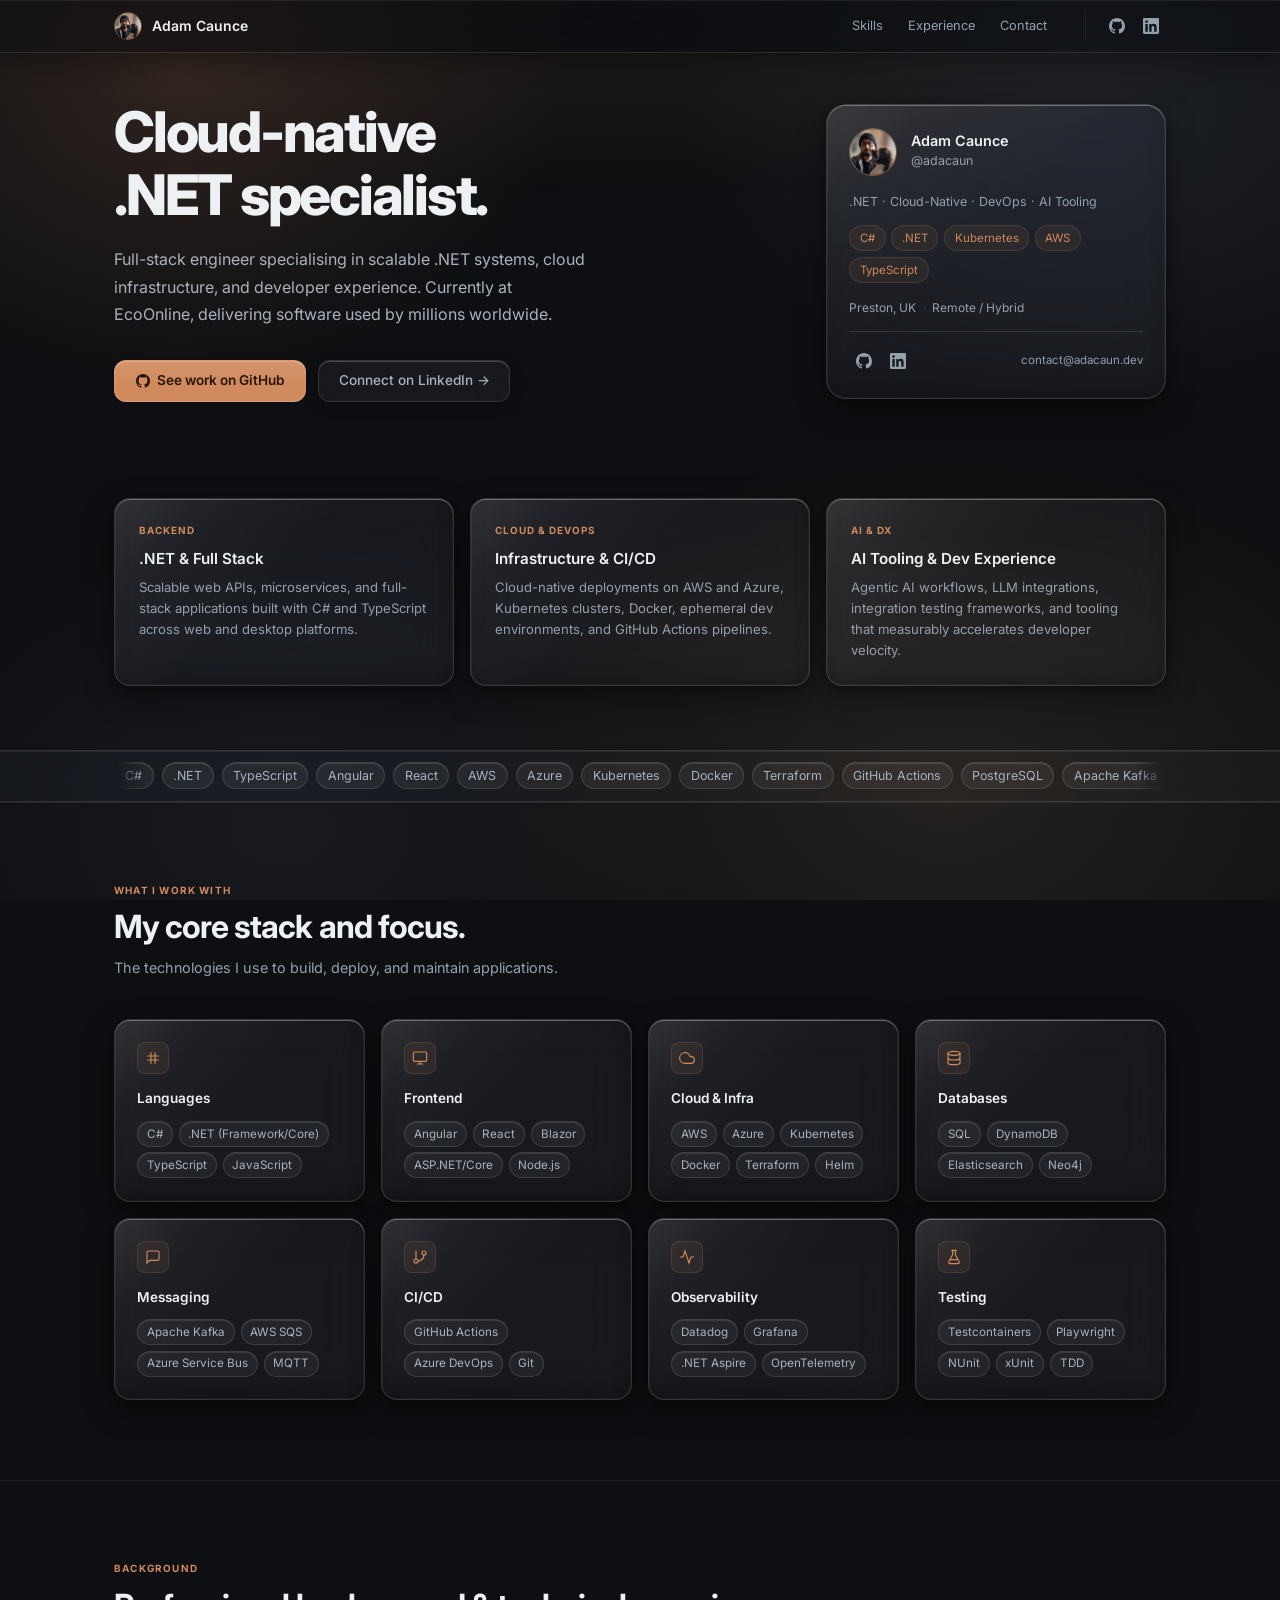
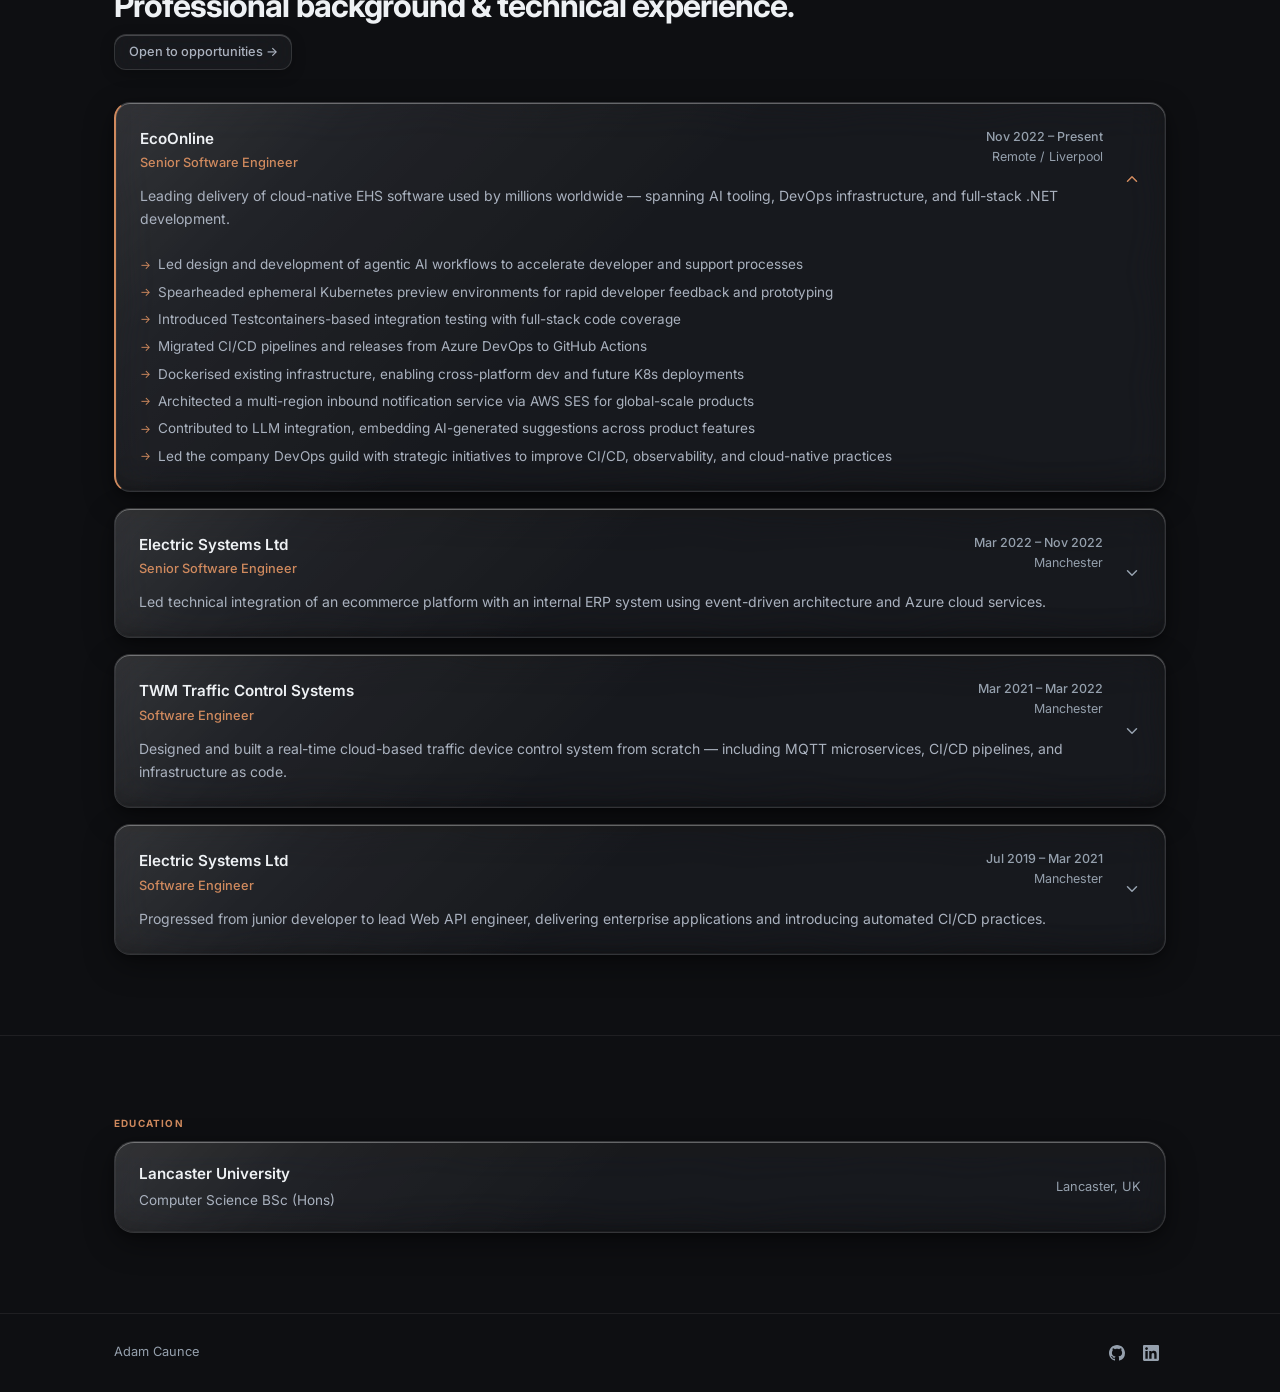
<file: index.html>
<!DOCTYPE html><html lang="en"> <head><meta charset="UTF-8"><meta name="viewport" content="width=device-width, initial-scale=1.0"><meta name="description" content="Full-stack software engineer specialising in cloud-native .NET, DevOps, and AI tooling. Based in Preston, UK."><meta name="author" content="Adam Caunce"><meta property="og:title" content="Adam Caunce • Senior Software Engineer"><meta property="og:description" content="Full-stack software engineer specialising in cloud-native .NET, DevOps, and AI tooling. Based in Preston, UK."><meta property="og:type" content="website"><title>Adam Caunce • Senior Software Engineer</title><link rel="preconnect" href="https://fonts.googleapis.com"><link rel="preconnect" href="https://fonts.gstatic.com" crossorigin=""><link href="https://fonts.googleapis.com/css2?family=Inter:wght@400;500;600;700;800&display=swap" rel="stylesheet"><link rel="icon" type="image/svg+xml" href="/favicon.png"><script defer src="https://static.cloudflareinsights.com/beacon.min.js" data-cf-beacon="{&quot;token&quot;: &quot;dc4a3376dfc749ff99ad2c9806409b14&quot;}"></script><link rel="stylesheet" href="/_astro/index.B_hdS733.css"></head> <body> <div class="bg-field" aria-hidden="true"></div>  <div class="page"> <nav class="nav"> <div class="nav-inner container"> <a href="/" class="nav-brand"> <img src="/_astro/avatar.CRZQlAE3_Z1uvaX.webp" alt aria-hidden="true" loading="lazy" decoding="async" width="831" height="821" class="nav-avatar"> <span class="nav-name">Adam Caunce</span> </a> <div class="nav-center"> <a href="#skills" class="nav-link">Skills</a> <a href="#experience" class="nav-link">Experience</a> <a href="mailto:contact@adacaun.dev" class="nav-link">Contact</a> </div> <div class="nav-social"> <a href="https://github.com/adds39939" target="_blank" rel="noopener noreferrer" aria-label="GitHub" class="nav-icon"> <svg viewBox="0 0 16 16" fill="currentColor" aria-hidden="true"> <path d="M8 0C3.58 0 0 3.58 0 8c0 3.54 2.29 6.53 5.47 7.59.4.07.55-.17.55-.38 0-.19-.01-.82-.01-1.49-2.01.37-2.53-.49-2.69-.94-.09-.23-.48-.94-.82-1.13-.28-.15-.68-.52-.01-.53.63-.01 1.08.58 1.23.82.72 1.21 1.87.87 2.33.66.07-.52.28-.87.51-1.07-1.78-.2-3.64-.89-3.64-3.95 0-.87.31-1.59.82-2.15-.08-.2-.36-1.02.08-2.12 0 0 .67-.21 2.2.82.64-.18 1.32-.27 2-.27.68 0 1.36.09 2 .27 1.53-1.04 2.2-.82 2.2-.82.44 1.1.16 1.92.08 2.12.51.56.82 1.27.82 2.15 0 3.07-1.87 3.75-3.65 3.95.29.25.54.73.54 1.48 0 1.07-.01 1.93-.01 2.2 0 .21.15.46.55.38A8.013 8.013 0 0016 8c0-4.42-3.58-8-8-8z"></path> </svg> </a> <a href="https://www.linkedin.com/in/adam-caunce-9645b4173/" target="_blank" rel="noopener noreferrer" aria-label="LinkedIn" class="nav-icon"> <svg viewBox="0 0 24 24" fill="currentColor" aria-hidden="true"> <path d="M20.447 20.452h-3.554v-5.569c0-1.328-.027-3.037-1.852-3.037-1.853 0-2.136 1.445-2.136 2.939v5.667H9.351V9h3.414v1.561h.046c.477-.9 1.637-1.85 3.37-1.85 3.601 0 4.267 2.37 4.267 5.455v6.286zM5.337 7.433c-1.144 0-2.063-.926-2.063-2.065 0-1.138.92-2.063 2.063-2.063 1.14 0 2.064.925 2.064 2.063 0 1.139-.925 2.065-2.064 2.065zm1.782 13.019H3.555V9h3.564v11.452zM22.225 0H1.771C.792 0 0 .774 0 1.729v20.542C0 23.227.792 24 1.771 24h20.451C23.2 24 24 23.227 24 22.271V1.729C24 .774 23.2 0 22.222 0h.003z"></path> </svg> </a> </div> </div> </nav> <main> <section class="hero"> <div class="hero-inner container"> <div class="hero-left"> <h1 class="hero-heading">
Cloud-native<br>
.NET specialist.
</h1> <p class="hero-bio">
Full-stack engineer specialising in scalable .NET systems, cloud infrastructure, and developer experience.
              Currently at EcoOnline, delivering software used by millions worldwide.
</p> <div class="hero-actions"> <a href="https://github.com/adds39939" target="_blank" rel="noopener noreferrer" class="btn-primary"> <svg viewBox="0 0 16 16" fill="currentColor" aria-hidden="true"> <path d="M8 0C3.58 0 0 3.58 0 8c0 3.54 2.29 6.53 5.47 7.59.4.07.55-.17.55-.38 0-.19-.01-.82-.01-1.49-2.01.37-2.53-.49-2.69-.94-.09-.23-.48-.94-.82-1.13-.28-.15-.68-.52-.01-.53.63-.01 1.08.58 1.23.82.72 1.21 1.87.87 2.33.66.07-.52.28-.87.51-1.07-1.78-.2-3.64-.89-3.64-3.95 0-.87.31-1.59.82-2.15-.08-.2-.36-1.02.08-2.12 0 0 .67-.21 2.2.82.64-.18 1.32-.27 2-.27.68 0 1.36.09 2 .27 1.53-1.04 2.2-.82 2.2-.82.44 1.1.16 1.92.08 2.12.51.56.82 1.27.82 2.15 0 3.07-1.87 3.75-3.65 3.95.29.25.54.73.54 1.48 0 1.07-.01 1.93-.01 2.2 0 .21.15.46.55.38A8.013 8.013 0 0016 8c0-4.42-3.58-8-8-8z"></path> </svg>
See work on GitHub
</a> <a href="https://www.linkedin.com/in/adam-caunce-9645b4173/" target="_blank" rel="noopener noreferrer" class="btn-outline">
Connect on LinkedIn →
</a> </div> </div> <div class="hero-right"> <div class="card card--bordered profile-card" data-astro-cid-rixq2xwk> <div class="profile-top" data-astro-cid-rixq2xwk> <img src="/_astro/avatar.CRZQlAE3_Z1uvaX.webp" alt aria-hidden="true" data-astro-cid-rixq2xwk="true" loading="lazy" decoding="async" width="831" height="821" class="profile-avatar"> <div class="profile-identity" data-astro-cid-rixq2xwk> <p class="profile-name" data-astro-cid-rixq2xwk>Adam Caunce</p> <p class="profile-handle" data-astro-cid-rixq2xwk>@adacaun</p> </div> </div> <p class="profile-desc" data-astro-cid-rixq2xwk>.NET · Cloud-Native · DevOps · AI Tooling</p> <div class="profile-chips" data-astro-cid-rixq2xwk> <span class="profile-chip" data-astro-cid-rixq2xwk>C#</span><span class="profile-chip" data-astro-cid-rixq2xwk>.NET</span><span class="profile-chip" data-astro-cid-rixq2xwk>Kubernetes</span><span class="profile-chip" data-astro-cid-rixq2xwk>AWS</span><span class="profile-chip" data-astro-cid-rixq2xwk>TypeScript</span> </div> <div class="profile-meta" data-astro-cid-rixq2xwk> <span data-astro-cid-rixq2xwk>Preston, UK</span> <span class="meta-sep" data-astro-cid-rixq2xwk>·</span> <span data-astro-cid-rixq2xwk>Remote / Hybrid</span> </div> <div class="profile-social" data-astro-cid-rixq2xwk> <a href="https://github.com/adds39939" target="_blank" rel="noopener noreferrer" aria-label="GitHub" class="nav-icon" data-astro-cid-rixq2xwk> <svg viewBox="0 0 16 16" fill="currentColor" aria-hidden="true" data-astro-cid-rixq2xwk="true"> <path d="M8 0C3.58 0 0 3.58 0 8c0 3.54 2.29 6.53 5.47 7.59.4.07.55-.17.55-.38 0-.19-.01-.82-.01-1.49-2.01.37-2.53-.49-2.69-.94-.09-.23-.48-.94-.82-1.13-.28-.15-.68-.52-.01-.53.63-.01 1.08.58 1.23.82.72 1.21 1.87.87 2.33.66.07-.52.28-.87.51-1.07-1.78-.2-3.64-.89-3.64-3.95 0-.87.31-1.59.82-2.15-.08-.2-.36-1.02.08-2.12 0 0 .67-.21 2.2.82.64-.18 1.32-.27 2-.27.68 0 1.36.09 2 .27 1.53-1.04 2.2-.82 2.2-.82.44 1.1.16 1.92.08 2.12.51.56.82 1.27.82 2.15 0 3.07-1.87 3.75-3.65 3.95.29.25.54.73.54 1.48 0 1.07-.01 1.93-.01 2.2 0 .21.15.46.55.38A8.013 8.013 0 0016 8c0-4.42-3.58-8-8-8z"></path> </svg> </a> <a href="https://www.linkedin.com/in/adam-caunce-9645b4173/" target="_blank" rel="noopener noreferrer" aria-label="LinkedIn" class="nav-icon" data-astro-cid-rixq2xwk> <svg viewBox="0 0 24 24" fill="currentColor" aria-hidden="true" data-astro-cid-rixq2xwk="true"> <path d="M20.447 20.452h-3.554v-5.569c0-1.328-.027-3.037-1.852-3.037-1.853 0-2.136 1.445-2.136 2.939v5.667H9.351V9h3.414v1.561h.046c.477-.9 1.637-1.85 3.37-1.85 3.601 0 4.267 2.37 4.267 5.455v6.286zM5.337 7.433c-1.144 0-2.063-.926-2.063-2.065 0-1.138.92-2.063 2.063-2.063 1.14 0 2.064.925 2.064 2.063 0 1.139-.925 2.065-2.064 2.065zm1.782 13.019H3.555V9h3.564v11.452zM22.225 0H1.771C.792 0 0 .774 0 1.729v20.542C0 23.227.792 24 1.771 24h20.451C23.2 24 24 23.227 24 22.271V1.729C24 .774 23.2 0 22.222 0h.003z"></path> </svg> </a> <a href="mailto:contact@adacaun.dev" class="profile-email" data-astro-cid-rixq2xwk>contact@adacaun.dev</a> </div> </div> </div> </div> <div class="build-cards container"> <div class="card card--inset build-card" data-astro-cid-przihzg4> <span class="build-label" data-astro-cid-przihzg4>BACKEND</span> <h3 class="build-title" data-astro-cid-przihzg4>.NET &amp; Full Stack</h3> <p class="build-desc" data-astro-cid-przihzg4>Scalable web APIs, microservices, and full-stack applications built with C# and TypeScript across web and desktop platforms.</p> </div><div class="card card--inset build-card" data-astro-cid-przihzg4> <span class="build-label" data-astro-cid-przihzg4>CLOUD &amp; DEVOPS</span> <h3 class="build-title" data-astro-cid-przihzg4>Infrastructure &amp; CI/CD</h3> <p class="build-desc" data-astro-cid-przihzg4>Cloud-native deployments on AWS and Azure, Kubernetes clusters, Docker, ephemeral dev environments, and GitHub Actions pipelines.</p> </div><div class="card card--inset build-card" data-astro-cid-przihzg4> <span class="build-label" data-astro-cid-przihzg4>AI &amp; DX</span> <h3 class="build-title" data-astro-cid-przihzg4>AI Tooling &amp; Dev Experience</h3> <p class="build-desc" data-astro-cid-przihzg4>Agentic AI workflows, LLM integrations, integration testing frameworks, and tooling that measurably accelerates developer velocity.</p> </div> </div> </section> <div class="stack-strip" data-astro-cid-r3jku4di> <div class="stack-inner" data-astro-cid-r3jku4di> <div class="stack-marquee" data-astro-cid-r3jku4di> <div class="stack-tags" role="list" data-astro-cid-r3jku4di> <span class="stack-tag" role="listitem" data-astro-cid-r3jku4di>C#</span><span class="stack-tag" role="listitem" data-astro-cid-r3jku4di>.NET</span><span class="stack-tag" role="listitem" data-astro-cid-r3jku4di>TypeScript</span><span class="stack-tag" role="listitem" data-astro-cid-r3jku4di>Angular</span><span class="stack-tag" role="listitem" data-astro-cid-r3jku4di>React</span><span class="stack-tag" role="listitem" data-astro-cid-r3jku4di>AWS</span><span class="stack-tag" role="listitem" data-astro-cid-r3jku4di>Azure</span><span class="stack-tag" role="listitem" data-astro-cid-r3jku4di>Kubernetes</span><span class="stack-tag" role="listitem" data-astro-cid-r3jku4di>Docker</span><span class="stack-tag" role="listitem" data-astro-cid-r3jku4di>Terraform</span><span class="stack-tag" role="listitem" data-astro-cid-r3jku4di>GitHub Actions</span><span class="stack-tag" role="listitem" data-astro-cid-r3jku4di>PostgreSQL</span><span class="stack-tag" role="listitem" data-astro-cid-r3jku4di>Apache Kafka</span><span class="stack-tag" role="listitem" data-astro-cid-r3jku4di>Datadog</span><span class="stack-tag" role="listitem" data-astro-cid-r3jku4di>Testcontainers</span><span class="stack-tag" role="listitem" data-astro-cid-r3jku4di>Node.js</span><span class="stack-tag" role="listitem" data-astro-cid-r3jku4di>Playwright</span><span class="stack-tag" role="listitem" data-astro-cid-r3jku4di>MSSQL</span><span class="stack-tag" role="listitem" data-astro-cid-r3jku4di>Redis</span> <span class="stack-tag" aria-hidden="true" data-astro-cid-r3jku4di>C#</span><span class="stack-tag" aria-hidden="true" data-astro-cid-r3jku4di>.NET</span><span class="stack-tag" aria-hidden="true" data-astro-cid-r3jku4di>TypeScript</span><span class="stack-tag" aria-hidden="true" data-astro-cid-r3jku4di>Angular</span><span class="stack-tag" aria-hidden="true" data-astro-cid-r3jku4di>React</span><span class="stack-tag" aria-hidden="true" data-astro-cid-r3jku4di>AWS</span><span class="stack-tag" aria-hidden="true" data-astro-cid-r3jku4di>Azure</span><span class="stack-tag" aria-hidden="true" data-astro-cid-r3jku4di>Kubernetes</span><span class="stack-tag" aria-hidden="true" data-astro-cid-r3jku4di>Docker</span><span class="stack-tag" aria-hidden="true" data-astro-cid-r3jku4di>Terraform</span><span class="stack-tag" aria-hidden="true" data-astro-cid-r3jku4di>GitHub Actions</span><span class="stack-tag" aria-hidden="true" data-astro-cid-r3jku4di>PostgreSQL</span><span class="stack-tag" aria-hidden="true" data-astro-cid-r3jku4di>Apache Kafka</span><span class="stack-tag" aria-hidden="true" data-astro-cid-r3jku4di>Datadog</span><span class="stack-tag" aria-hidden="true" data-astro-cid-r3jku4di>Testcontainers</span><span class="stack-tag" aria-hidden="true" data-astro-cid-r3jku4di>Node.js</span><span class="stack-tag" aria-hidden="true" data-astro-cid-r3jku4di>Playwright</span><span class="stack-tag" aria-hidden="true" data-astro-cid-r3jku4di>MSSQL</span><span class="stack-tag" aria-hidden="true" data-astro-cid-r3jku4di>Redis</span> </div> </div> </div> </div> <section id="skills" class="section"> <div class="container"> <p class="eyebrow">WHAT I WORK WITH</p> <h2 class="section-heading">My core stack and focus.</h2> <p class="section-sub">The technologies I use to build, deploy, and maintain applications.</p> <div class="skills-grid"> <div class="card card--hover skill-card" data-astro-cid-usgiykq2> <div class="skill-icon" data-astro-cid-usgiykq2> <svg viewBox="0 0 24 24" fill="none" stroke="currentColor" stroke-width="1.75" stroke-linecap="round"> <line x1="4" y1="9" x2="20" y2="9"></line> <line x1="4" y1="15" x2="20" y2="15"></line> <line x1="9" y1="4" x2="9" y2="20"></line> <line x1="15" y1="4" x2="15" y2="20"></line> </svg> </div> <h3 class="skill-category" data-astro-cid-usgiykq2>Languages</h3> <div class="skill-tags" data-astro-cid-usgiykq2> <span class="skill-tag" data-astro-cid-usgiykq2>C#</span><span class="skill-tag" data-astro-cid-usgiykq2>.NET (Framework/Core)</span><span class="skill-tag" data-astro-cid-usgiykq2>TypeScript</span><span class="skill-tag" data-astro-cid-usgiykq2>JavaScript</span> </div> </div><div class="card card--hover skill-card" data-astro-cid-usgiykq2> <div class="skill-icon" data-astro-cid-usgiykq2> <svg viewBox="0 0 24 24" fill="none" stroke="currentColor" stroke-width="1.75" stroke-linecap="round"> <rect x="2" y="3" width="20" height="14" rx="2"></rect> <path d="M8 21h8M12 17v4"></path> </svg> </div> <h3 class="skill-category" data-astro-cid-usgiykq2>Frontend</h3> <div class="skill-tags" data-astro-cid-usgiykq2> <span class="skill-tag" data-astro-cid-usgiykq2>Angular</span><span class="skill-tag" data-astro-cid-usgiykq2>React</span><span class="skill-tag" data-astro-cid-usgiykq2>Blazor</span><span class="skill-tag" data-astro-cid-usgiykq2>ASP.NET/Core</span><span class="skill-tag" data-astro-cid-usgiykq2>Node.js</span> </div> </div><div class="card card--hover skill-card" data-astro-cid-usgiykq2> <div class="skill-icon" data-astro-cid-usgiykq2> <svg viewBox="0 0 24 24" fill="none" stroke="currentColor" stroke-width="1.75" stroke-linecap="round"> <path d="M18 10h-1.26A8 8 0 1 0 9 20h9a5 5 0 0 0 0-10z"></path> </svg> </div> <h3 class="skill-category" data-astro-cid-usgiykq2>Cloud &amp; Infra</h3> <div class="skill-tags" data-astro-cid-usgiykq2> <span class="skill-tag" data-astro-cid-usgiykq2>AWS</span><span class="skill-tag" data-astro-cid-usgiykq2>Azure</span><span class="skill-tag" data-astro-cid-usgiykq2>Kubernetes</span><span class="skill-tag" data-astro-cid-usgiykq2>Docker</span><span class="skill-tag" data-astro-cid-usgiykq2>Terraform</span><span class="skill-tag" data-astro-cid-usgiykq2>Helm</span> </div> </div><div class="card card--hover skill-card" data-astro-cid-usgiykq2> <div class="skill-icon" data-astro-cid-usgiykq2> <svg viewBox="0 0 24 24" fill="none" stroke="currentColor" stroke-width="1.75" stroke-linecap="round"> <ellipse cx="12" cy="5" rx="9" ry="3"></ellipse> <path d="M21 12c0 1.66-4 3-9 3s-9-1.34-9-3M3 5v14c0 1.66 4 3 9 3s9-1.34 9-3V5"></path> </svg> </div> <h3 class="skill-category" data-astro-cid-usgiykq2>Databases</h3> <div class="skill-tags" data-astro-cid-usgiykq2> <span class="skill-tag" data-astro-cid-usgiykq2>SQL</span><span class="skill-tag" data-astro-cid-usgiykq2>DynamoDB</span><span class="skill-tag" data-astro-cid-usgiykq2>Elasticsearch</span><span class="skill-tag" data-astro-cid-usgiykq2>Neo4j</span> </div> </div><div class="card card--hover skill-card" data-astro-cid-usgiykq2> <div class="skill-icon" data-astro-cid-usgiykq2> <svg viewBox="0 0 24 24" fill="none" stroke="currentColor" stroke-width="1.75" stroke-linecap="round"> <path d="M21 15a2 2 0 0 1-2 2H7l-4 4V5a2 2 0 0 1 2-2h14a2 2 0 0 1 2 2z"></path> </svg> </div> <h3 class="skill-category" data-astro-cid-usgiykq2>Messaging</h3> <div class="skill-tags" data-astro-cid-usgiykq2> <span class="skill-tag" data-astro-cid-usgiykq2>Apache Kafka</span><span class="skill-tag" data-astro-cid-usgiykq2>AWS SQS</span><span class="skill-tag" data-astro-cid-usgiykq2>Azure Service Bus</span><span class="skill-tag" data-astro-cid-usgiykq2>MQTT</span> </div> </div><div class="card card--hover skill-card" data-astro-cid-usgiykq2> <div class="skill-icon" data-astro-cid-usgiykq2> <svg viewBox="0 0 24 24" fill="none" stroke="currentColor" stroke-width="1.75" stroke-linecap="round"> <line x1="6" y1="3" x2="6" y2="15"></line> <circle cx="18" cy="6" r="3"></circle> <circle cx="6" cy="18" r="3"></circle> <path d="M18 9a9 9 0 0 1-9 9"></path> </svg> </div> <h3 class="skill-category" data-astro-cid-usgiykq2>CI/CD</h3> <div class="skill-tags" data-astro-cid-usgiykq2> <span class="skill-tag" data-astro-cid-usgiykq2>GitHub Actions</span><span class="skill-tag" data-astro-cid-usgiykq2>Azure DevOps</span><span class="skill-tag" data-astro-cid-usgiykq2>Git</span> </div> </div><div class="card card--hover skill-card" data-astro-cid-usgiykq2> <div class="skill-icon" data-astro-cid-usgiykq2> <svg viewBox="0 0 24 24" fill="none" stroke="currentColor" stroke-width="1.75" stroke-linecap="round"> <polyline points="22 12 18 12 15 21 9 3 6 12 2 12"></polyline> </svg> </div> <h3 class="skill-category" data-astro-cid-usgiykq2>Observability</h3> <div class="skill-tags" data-astro-cid-usgiykq2> <span class="skill-tag" data-astro-cid-usgiykq2>Datadog</span><span class="skill-tag" data-astro-cid-usgiykq2>Grafana</span><span class="skill-tag" data-astro-cid-usgiykq2>.NET Aspire</span><span class="skill-tag" data-astro-cid-usgiykq2>OpenTelemetry</span> </div> </div><div class="card card--hover skill-card" data-astro-cid-usgiykq2> <div class="skill-icon" data-astro-cid-usgiykq2> <svg viewBox="0 0 24 24" fill="none" stroke="currentColor" stroke-width="1.75" stroke-linecap="round" stroke-linejoin="round"> <path d="M14 2v6a2 2 0 0 0 .245.96l5.51 10.08A2 2 0 0 1 18 22H6a2 2 0 0 1-1.755-2.96l5.51-10.08A2 2 0 0 0 10 8V2"></path> <path d="M8.5 2h7"></path> <path d="M7 16h10"></path> </svg> </div> <h3 class="skill-category" data-astro-cid-usgiykq2>Testing</h3> <div class="skill-tags" data-astro-cid-usgiykq2> <span class="skill-tag" data-astro-cid-usgiykq2>Testcontainers</span><span class="skill-tag" data-astro-cid-usgiykq2>Playwright</span><span class="skill-tag" data-astro-cid-usgiykq2>NUnit</span><span class="skill-tag" data-astro-cid-usgiykq2>xUnit</span><span class="skill-tag" data-astro-cid-usgiykq2>TDD</span> </div> </div> </div> </div> </section> <section id="experience" class="section"> <div class="container"> <p class="eyebrow">BACKGROUND</p> <h2 class="section-heading">Professional background &amp; technical experience.</h2> <div class="exp-actions"> <a href="mailto:contact@adacaun.dev" class="btn-outline btn-sm">Open to opportunities →</a> </div> <div class="exp-list"> <details class="card card--hover exp-card exp-card--featured" open data-astro-cid-jcvh2fgv> <summary class="exp-summary-btn" data-astro-cid-jcvh2fgv> <div class="exp-summary-main" data-astro-cid-jcvh2fgv> <div class="exp-header" data-astro-cid-jcvh2fgv> <div class="exp-title-block" data-astro-cid-jcvh2fgv> <h3 class="exp-company" data-astro-cid-jcvh2fgv>EcoOnline</h3> <p class="exp-role" data-astro-cid-jcvh2fgv>Senior Software Engineer</p> </div> <div class="exp-meta" data-astro-cid-jcvh2fgv> <span class="exp-period" data-astro-cid-jcvh2fgv>Nov 2022 – Present</span> <span class="exp-location" data-astro-cid-jcvh2fgv>Remote / Liverpool</span> </div> </div> <p class="exp-summary" data-astro-cid-jcvh2fgv>Leading delivery of cloud-native EHS software used by millions worldwide — spanning AI tooling, DevOps infrastructure, and full-stack .NET development.</p> </div> <span class="exp-chevron" aria-hidden="true" data-astro-cid-jcvh2fgv> <svg width="18" height="18" viewBox="0 0 24 24" fill="none" stroke="currentColor" stroke-width="2" stroke-linecap="round" stroke-linejoin="round" data-astro-cid-jcvh2fgv> <polyline points="6 9 12 15 18 9" data-astro-cid-jcvh2fgv></polyline> </svg> </span> </summary> <div class="exp-body" data-astro-cid-jcvh2fgv> <ul class="exp-highlights" data-astro-cid-jcvh2fgv> <li data-astro-cid-jcvh2fgv>Led design and development of agentic AI workflows to accelerate developer and support processes</li><li data-astro-cid-jcvh2fgv>Spearheaded ephemeral Kubernetes preview environments for rapid developer feedback and prototyping</li><li data-astro-cid-jcvh2fgv>Introduced Testcontainers-based integration testing with full-stack code coverage</li><li data-astro-cid-jcvh2fgv>Migrated CI/CD pipelines and releases from Azure DevOps to GitHub Actions</li><li data-astro-cid-jcvh2fgv>Dockerised existing infrastructure, enabling cross-platform dev and future K8s deployments</li><li data-astro-cid-jcvh2fgv>Architected a multi-region inbound notification service via AWS SES for global-scale products</li><li data-astro-cid-jcvh2fgv>Contributed to LLM integration, embedding AI-generated suggestions across product features</li><li data-astro-cid-jcvh2fgv>Led the company DevOps guild with strategic initiatives to improve CI/CD, observability, and cloud-native practices</li> </ul> </div> </details><details class="card card--hover exp-card" data-astro-cid-jcvh2fgv> <summary class="exp-summary-btn" data-astro-cid-jcvh2fgv> <div class="exp-summary-main" data-astro-cid-jcvh2fgv> <div class="exp-header" data-astro-cid-jcvh2fgv> <div class="exp-title-block" data-astro-cid-jcvh2fgv> <h3 class="exp-company" data-astro-cid-jcvh2fgv>Electric Systems Ltd</h3> <p class="exp-role" data-astro-cid-jcvh2fgv>Senior Software Engineer</p> </div> <div class="exp-meta" data-astro-cid-jcvh2fgv> <span class="exp-period" data-astro-cid-jcvh2fgv>Mar 2022 – Nov 2022</span> <span class="exp-location" data-astro-cid-jcvh2fgv>Manchester</span> </div> </div> <p class="exp-summary" data-astro-cid-jcvh2fgv>Led technical integration of an ecommerce platform with an internal ERP system using event-driven architecture and Azure cloud services.</p> </div> <span class="exp-chevron" aria-hidden="true" data-astro-cid-jcvh2fgv> <svg width="18" height="18" viewBox="0 0 24 24" fill="none" stroke="currentColor" stroke-width="2" stroke-linecap="round" stroke-linejoin="round" data-astro-cid-jcvh2fgv> <polyline points="6 9 12 15 18 9" data-astro-cid-jcvh2fgv></polyline> </svg> </span> </summary> <div class="exp-body" data-astro-cid-jcvh2fgv> <ul class="exp-highlights" data-astro-cid-jcvh2fgv> <li data-astro-cid-jcvh2fgv>Designed event-driven architecture (Azure Service Bus, message queues) for scalable, extensible systems</li><li data-astro-cid-jcvh2fgv>Lead developer for the integration between the internal ERP system and external ecommerce platform</li><li data-astro-cid-jcvh2fgv>Introduced Azure cloud services with the goal of migrating on-premise applications</li><li data-astro-cid-jcvh2fgv>Built scalable, resilient event subscriptions with Azure Functions and Logic Apps</li><li data-astro-cid-jcvh2fgv>Created custom API integration services to interface with Sage 200 products</li><li data-astro-cid-jcvh2fgv>Introduced automated testing and TDD to increase product resilience</li><li data-astro-cid-jcvh2fgv>Modernised legacy applications by decoupling them with Angular SPAs and new APIs</li><li data-astro-cid-jcvh2fgv>Maintained detailed technical documentation and mentored junior developers</li> </ul> </div> </details><details class="card card--hover exp-card" data-astro-cid-jcvh2fgv> <summary class="exp-summary-btn" data-astro-cid-jcvh2fgv> <div class="exp-summary-main" data-astro-cid-jcvh2fgv> <div class="exp-header" data-astro-cid-jcvh2fgv> <div class="exp-title-block" data-astro-cid-jcvh2fgv> <h3 class="exp-company" data-astro-cid-jcvh2fgv>TWM Traffic Control Systems</h3> <p class="exp-role" data-astro-cid-jcvh2fgv>Software Engineer</p> </div> <div class="exp-meta" data-astro-cid-jcvh2fgv> <span class="exp-period" data-astro-cid-jcvh2fgv>Mar 2021 – Mar 2022</span> <span class="exp-location" data-astro-cid-jcvh2fgv>Manchester</span> </div> </div> <p class="exp-summary" data-astro-cid-jcvh2fgv>Designed and built a real-time cloud-based traffic device control system from scratch — including MQTT microservices, CI/CD pipelines, and infrastructure as code.</p> </div> <span class="exp-chevron" aria-hidden="true" data-astro-cid-jcvh2fgv> <svg width="18" height="18" viewBox="0 0 24 24" fill="none" stroke="currentColor" stroke-width="2" stroke-linecap="round" stroke-linejoin="round" data-astro-cid-jcvh2fgv> <polyline points="6 9 12 15 18 9" data-astro-cid-jcvh2fgv></polyline> </svg> </span> </summary> <div class="exp-body" data-astro-cid-jcvh2fgv> <ul class="exp-highlights" data-astro-cid-jcvh2fgv> <li data-astro-cid-jcvh2fgv>Designed and prototyped the initial concept for a real-time traffic device control system</li><li data-astro-cid-jcvh2fgv>Built the application frontend as a tailored Single Page Application</li><li data-astro-cid-jcvh2fgv>Created an AWS-hosted MQTT service for decoupled communication between devices and microservices</li><li data-astro-cid-jcvh2fgv>Integrated Azure Active Directory for secure authentication across the application</li><li data-astro-cid-jcvh2fgv>Deployed the system as scalable microservices, separating business concerns from implementation</li><li data-astro-cid-jcvh2fgv>Implemented a full CI/CD testing and deployment pipeline from development to production</li><li data-astro-cid-jcvh2fgv>Defined the data storage strategy and used infrastructure as code for environment-agnostic deployment</li><li data-astro-cid-jcvh2fgv>Ran regular development meetings with stakeholders to align on evolving requirements</li> </ul> </div> </details><details class="card card--hover exp-card" data-astro-cid-jcvh2fgv> <summary class="exp-summary-btn" data-astro-cid-jcvh2fgv> <div class="exp-summary-main" data-astro-cid-jcvh2fgv> <div class="exp-header" data-astro-cid-jcvh2fgv> <div class="exp-title-block" data-astro-cid-jcvh2fgv> <h3 class="exp-company" data-astro-cid-jcvh2fgv>Electric Systems Ltd</h3> <p class="exp-role" data-astro-cid-jcvh2fgv>Software Engineer</p> </div> <div class="exp-meta" data-astro-cid-jcvh2fgv> <span class="exp-period" data-astro-cid-jcvh2fgv>Jul 2019 – Mar 2021</span> <span class="exp-location" data-astro-cid-jcvh2fgv>Manchester</span> </div> </div> <p class="exp-summary" data-astro-cid-jcvh2fgv>Progressed from junior developer to lead Web API engineer, delivering enterprise applications and introducing automated CI/CD practices.</p> </div> <span class="exp-chevron" aria-hidden="true" data-astro-cid-jcvh2fgv> <svg width="18" height="18" viewBox="0 0 24 24" fill="none" stroke="currentColor" stroke-width="2" stroke-linecap="round" stroke-linejoin="round" data-astro-cid-jcvh2fgv> <polyline points="6 9 12 15 18 9" data-astro-cid-jcvh2fgv></polyline> </svg> </span> </summary> <div class="exp-body" data-astro-cid-jcvh2fgv> <ul class="exp-highlights" data-astro-cid-jcvh2fgv> <li data-astro-cid-jcvh2fgv>Scoped, designed, and rapidly developed applications to meet business needs</li><li data-astro-cid-jcvh2fgv>Introduced and developed an API layer for a complex, multi-tier business application</li><li data-astro-cid-jcvh2fgv>Configured CI/CD for new and legacy projects, accelerating application delivery</li><li data-astro-cid-jcvh2fgv>Integrated with third-party systems and accountancy packages such as Sage 200</li><li data-astro-cid-jcvh2fgv>Liaised directly with users to drive further software development</li><li data-astro-cid-jcvh2fgv>Upgraded and maintained legacy codebases, managing deployments, pipelines, and releases</li><li data-astro-cid-jcvh2fgv>Provided technical support, investigating and fixing bugs in deployed applications</li> </ul> </div> </details> </div> </div> </section> <section class="section"> <div class="container"> <p class="eyebrow">EDUCATION</p> <div class="card card--hover card--bordered edu-card" data-astro-cid-lunhx6pc> <div data-astro-cid-lunhx6pc> <p class="edu-institution" data-astro-cid-lunhx6pc>Lancaster University</p> <p class="edu-degree" data-astro-cid-lunhx6pc>Computer Science BSc (Hons)</p> </div> <p class="edu-location" data-astro-cid-lunhx6pc>Lancaster, UK</p> </div> </div> </section> </main> <footer class="footer"> <div class="container footer-inner"> <p class="footer-name">Adam Caunce</p> <div class="footer-social"> <a href="https://github.com/adds39939" target="_blank" rel="noopener noreferrer" aria-label="GitHub" class="nav-icon"> <svg viewBox="0 0 16 16" fill="currentColor" aria-hidden="true"> <path d="M8 0C3.58 0 0 3.58 0 8c0 3.54 2.29 6.53 5.47 7.59.4.07.55-.17.55-.38 0-.19-.01-.82-.01-1.49-2.01.37-2.53-.49-2.69-.94-.09-.23-.48-.94-.82-1.13-.28-.15-.68-.52-.01-.53.63-.01 1.08.58 1.23.82.72 1.21 1.87.87 2.33.66.07-.52.28-.87.51-1.07-1.78-.2-3.64-.89-3.64-3.95 0-.87.31-1.59.82-2.15-.08-.2-.36-1.02.08-2.12 0 0 .67-.21 2.2.82.64-.18 1.32-.27 2-.27.68 0 1.36.09 2 .27 1.53-1.04 2.2-.82 2.2-.82.44 1.1.16 1.92.08 2.12.51.56.82 1.27.82 2.15 0 3.07-1.87 3.75-3.65 3.95.29.25.54.73.54 1.48 0 1.07-.01 1.93-.01 2.2 0 .21.15.46.55.38A8.013 8.013 0 0016 8c0-4.42-3.58-8-8-8z"></path> </svg> </a> <a href="https://www.linkedin.com/in/adam-caunce-9645b4173/" target="_blank" rel="noopener noreferrer" aria-label="LinkedIn" class="nav-icon"> <svg viewBox="0 0 24 24" fill="currentColor" aria-hidden="true"> <path d="M20.447 20.452h-3.554v-5.569c0-1.328-.027-3.037-1.852-3.037-1.853 0-2.136 1.445-2.136 2.939v5.667H9.351V9h3.414v1.561h.046c.477-.9 1.637-1.85 3.37-1.85 3.601 0 4.267 2.37 4.267 5.455v6.286zM5.337 7.433c-1.144 0-2.063-.926-2.063-2.065 0-1.138.92-2.063 2.063-2.063 1.14 0 2.064.925 2.064 2.063 0 1.139-.925 2.065-2.064 2.065zm1.782 13.019H3.555V9h3.564v11.452zM22.225 0H1.771C.792 0 0 .774 0 1.729v20.542C0 23.227.792 24 1.771 24h20.451C23.2 24 24 23.227 24 22.271V1.729C24 .774 23.2 0 22.222 0h.003z"></path> </svg> </a> </div> </div> </footer> </div>  <svg class="lg-svg" aria-hidden="true" focusable="false" width="0" height="0"> <filter id="liquid-glass" x="-20%" y="-20%" width="140%" height="140%" color-interpolation-filters="sRGB"> <feTurbulence type="fractalNoise" baseFrequency="0.009 0.011" numOctaves="2" seed="42" result="noise"></feTurbulence> <feGaussianBlur in="noise" stdDeviation="2.2" result="softNoise"></feGaussianBlur> <feDisplacementMap in="SourceGraphic" in2="softNoise" scale="22" xChannelSelector="R" yChannelSelector="G"></feDisplacementMap> </filter> </svg></body></html>
</file>
<file: _astro/index.B_hdS733.css>
:root{--bg: #0e0f12;--surface: #15171c;--surface-2: #1c1f25;--text: #eef1f4;--body: #aab2bf;--muted: #95a0ad;--accent-rgb: 208, 138, 94;--accent: #d08a5e;--accent-bg: rgba(var(--accent-rgb), .08);--accent-dim: rgba(var(--accent-rgb), .5);--accent-line: rgba(var(--accent-rgb), .18);--accent-glow: rgba(var(--accent-rgb), .28);--accent-selection: rgba(var(--accent-rgb), .28);--steel-rgb: 107, 122, 143;--sand-rgb: 184, 155, 118;--ambient-copper: rgba(var(--accent-rgb), .17);--ambient-steel: rgba(var(--steel-rgb), .16);--ambient-sand: rgba(var(--sand-rgb), .13);--ambient-steel-soft: rgba(var(--steel-rgb), .1);--btn-text: #2a1606;--btn-sheen: rgba(255, 248, 240, .1);--btn-rim: rgba(255, 236, 222, .16);--btn-highlight: rgba(255, 245, 235, .22);--btn-highlight-hi: rgba(255, 245, 235, .28);--nav-bg: rgba(14, 15, 18, .6);--tint-025: rgba(255, 255, 255, .025);--tint-04: rgba(255, 255, 255, .04);--tint-045: rgba(255, 255, 255, .045);--tint-05: rgba(255, 255, 255, .05);--tint-06: rgba(255, 255, 255, .06);--tint-07: rgba(255, 255, 255, .07);--tint-08: rgba(255, 255, 255, .08);--tint-085: rgba(255, 255, 255, .085);--tint-10: rgba(255, 255, 255, .1);--tint-12: rgba(255, 255, 255, .12);--tint-14: rgba(255, 255, 255, .14);--tint-16: rgba(255, 255, 255, .16);--tint-20: rgba(255, 255, 255, .2);--tint-22: rgba(255, 255, 255, .22);--tint-30: rgba(255, 255, 255, .3);--border: var(--tint-07);--border-hover: var(--tint-14);--glass-bg: var(--tint-045);--glass-bg-strong: var(--tint-085);--glass-bg-hover: var(--tint-10);--glass-border: var(--tint-12);--glass-border-hi: var(--tint-22);--glass-backdrop: blur(20px) saturate(180%);--backdrop-strip: blur(12px) saturate(160%);--backdrop-tag: blur(8px) saturate(150%);--glass-edge: inset 0 1px 0 0 var(--tint-30), inset 0 0 0 1px var(--tint-04), inset 0 -14px 28px -18px rgba(0, 0, 0, .55);--glass-shadow: 0 10px 30px rgba(0, 0, 0, .4), 0 2px 8px rgba(0, 0, 0, .28);--shadow-nav: inset 0 1px 0 var(--tint-08), 0 8px 24px rgba(0, 0, 0, .32);--shadow-btn: inset 0 1px 0 var(--btn-highlight), 0 1px 3px rgba(0, 0, 0, .18);--shadow-btn-hover: inset 0 1px 0 var(--btn-highlight-hi), 0 4px 12px var(--accent-glow);--shadow-outline: inset 0 1px 0 var(--tint-20), 0 4px 14px rgba(0, 0, 0, .25);--shadow-card-hover: var(--glass-edge), 0 16px 40px rgba(0, 0, 0, .45), 0 4px 12px rgba(0, 0, 0, .3);--radius-sm: 6px;--radius-md: 8px;--radius-lg: 12px;--radius-xl: 16px;--radius-2xl: 20px;--radius-pill: 999px;--radius-circle: 50%;--dur-fast: .15s;--dur-base: .18s;--dur-slow: .22s;--ease: ease;--z-bg: -1;--z-nav: 100;--font-sans: "Inter", system-ui, -apple-system, sans-serif;--fs-62: .62rem;--fs-72: .72rem;--fs-73: .73rem;--fs-75: .75rem;--fs-78: .78rem;--fs-80: .8rem;--fs-82: .82rem;--fs-845: .845rem;--fs-85: .85rem;--fs-875: .875rem;--fs-90: .9rem;--fs-95: .95rem;--fs-100: 1rem;--fs-section: clamp(1.5rem, 3vw, 2rem);--fs-hero: clamp(2.25rem, 4.5vw, 3.5rem);--fw-normal: 400;--fw-medium: 500;--fw-semibold: 600;--fw-bold: 700;--fw-heavy: 800;--lh-112: 1.12;--lh-120: 1.2;--lh-130: 1.3;--lh-155: 1.55;--lh-160: 1.6;--lh-165: 1.65;--lh-170: 1.7;--ls-tighter: -.04em;--ls-tight: -.03em;--ls-wide: .1em;--ls-wider: .12em;--max-w: 1100px}*,*:before,*:after{box-sizing:border-box;margin:0;padding:0}html{font-family:var(--font-sans);font-size:16px;line-height:var(--lh-160);color:var(--body);background:var(--bg);-webkit-font-smoothing:antialiased;scroll-behavior:smooth}body{min-height:100vh;position:relative}.bg-field{position:fixed;inset:0;z-index:var(--z-bg);pointer-events:none;background:radial-gradient(42% 48% at 14% 8%,var(--ambient-copper),transparent 72%),radial-gradient(46% 46% at 86% 12%,var(--ambient-steel),transparent 72%),radial-gradient(54% 52% at 74% 88%,var(--ambient-sand),transparent 74%),radial-gradient(44% 44% at 22% 92%,var(--ambient-steel-soft),transparent 74%);background-color:var(--bg);animation:bg-drift 26s ease-in-out infinite alternate}@keyframes bg-drift{0%{transform:translateZ(0) scale(1)}to{transform:translate3d(0,-2.5%,0) scale(1.06)}}.lg-svg{position:absolute;width:0;height:0;pointer-events:none}a{color:inherit;text-decoration:none}::selection{background:var(--accent-selection)}.glass{position:relative;background:var(--glass-bg);-webkit-backdrop-filter:var(--glass-backdrop);backdrop-filter:var(--glass-backdrop);border:1px solid var(--glass-border);box-shadow:var(--glass-edge),var(--glass-shadow);border-radius:var(--radius-xl)}.glass--strong{background:var(--glass-bg-strong)}.glass:after{content:"";position:absolute;inset:0;border-radius:inherit;pointer-events:none;background:linear-gradient(135deg,var(--tint-14) 0%,var(--tint-04) 22%,transparent 48%);opacity:.7;mix-blend-mode:screen}@supports ((-webkit-backdrop-filter: url(#liquid-glass)) or (backdrop-filter: url(#liquid-glass))){.glass--refract{-webkit-backdrop-filter:var(--glass-backdrop) url(#liquid-glass);backdrop-filter:var(--glass-backdrop) url(#liquid-glass)}}@media(prefers-reduced-motion:reduce){.bg-field{animation:none}}.card{position:relative;background:var(--glass-bg);-webkit-backdrop-filter:var(--glass-backdrop);backdrop-filter:var(--glass-backdrop);border:1px solid var(--glass-border);box-shadow:var(--glass-edge),var(--glass-shadow);border-radius:var(--radius-xl);overflow:hidden}.card:after{content:"";position:absolute;inset:0;border-radius:inherit;pointer-events:none;background:linear-gradient(135deg,var(--tint-16) 0%,var(--tint-05) 20%,transparent 46%);opacity:.7;mix-blend-mode:screen}.card>*{position:relative;z-index:1}@supports ((-webkit-backdrop-filter: url(#liquid-glass)) or (backdrop-filter: url(#liquid-glass))){.card{-webkit-backdrop-filter:var(--glass-backdrop) url(#liquid-glass);backdrop-filter:var(--glass-backdrop) url(#liquid-glass)}}.card--hover{transition:transform var(--dur-slow) var(--ease),background var(--dur-slow) var(--ease),border-color var(--dur-slow) var(--ease),box-shadow var(--dur-slow) var(--ease)}.card--hover:hover{background:var(--glass-bg-hover);border-color:var(--glass-border-hi);transform:translateY(-2px);box-shadow:var(--shadow-card-hover)}.card--bordered{border-radius:var(--radius-2xl)}.card--inset{background:var(--glass-bg);transition:transform var(--dur-slow) var(--ease),background var(--dur-slow) var(--ease),border-color var(--dur-slow) var(--ease),box-shadow var(--dur-slow) var(--ease)}.card--inset:hover{background:var(--glass-bg-hover);border-color:var(--glass-border-hi);transform:translateY(-2px)}.profile-card[data-astro-cid-rixq2xwk]{padding:1.4rem}.profile-top[data-astro-cid-rixq2xwk]{display:flex;align-items:center;gap:.85rem;margin-bottom:1rem}.profile-avatar[data-astro-cid-rixq2xwk]{width:48px;height:48px;border-radius:var(--radius-circle);border:1px solid var(--accent-dim);object-fit:cover;display:block;flex-shrink:0}.profile-name[data-astro-cid-rixq2xwk]{font-size:var(--fs-90);font-weight:var(--fw-semibold);color:var(--text);line-height:var(--lh-130)}.profile-handle[data-astro-cid-rixq2xwk]{font-size:var(--fs-78);color:var(--muted)}.profile-desc[data-astro-cid-rixq2xwk]{font-size:var(--fs-78);color:var(--muted);margin-bottom:.85rem}.profile-chips[data-astro-cid-rixq2xwk]{display:flex;flex-wrap:wrap;gap:.35rem;margin-bottom:.9rem}.profile-chip[data-astro-cid-rixq2xwk]{font-size:var(--fs-72);color:var(--accent);background:var(--accent-bg);border:1px solid var(--accent-line);border-radius:var(--radius-pill);padding:.18rem .6rem}.profile-meta[data-astro-cid-rixq2xwk]{font-size:var(--fs-75);color:var(--muted);margin-bottom:.9rem;display:flex;align-items:center;gap:.4rem}.meta-sep[data-astro-cid-rixq2xwk]{color:var(--border-hover)}.profile-social[data-astro-cid-rixq2xwk]{display:flex;align-items:center;gap:.25rem;padding-top:.85rem;border-top:1px solid var(--glass-border)}.profile-email[data-astro-cid-rixq2xwk]{font-size:var(--fs-72);color:var(--muted);margin-left:auto;transition:color var(--dur-fast)}.profile-email[data-astro-cid-rixq2xwk]:hover{color:var(--text)}.nav-icon[data-astro-cid-rixq2xwk]{display:flex;align-items:center;justify-content:center;width:30px;height:30px;border-radius:var(--radius-sm);color:var(--muted);transition:color var(--dur-fast),background var(--dur-fast)}.nav-icon[data-astro-cid-rixq2xwk]:hover{color:var(--text);background:var(--tint-08)}.nav-icon[data-astro-cid-rixq2xwk] svg{width:16px;height:16px}.build-card[data-astro-cid-przihzg4]{padding:1.5rem}.build-label[data-astro-cid-przihzg4]{display:block;font-size:var(--fs-62);font-weight:var(--fw-bold);letter-spacing:var(--ls-wide);color:var(--accent);margin-bottom:.6rem}.build-title[data-astro-cid-przihzg4]{font-size:var(--fs-95);font-weight:var(--fw-semibold);color:var(--text);margin-bottom:.5rem;line-height:var(--lh-130)}.build-desc[data-astro-cid-przihzg4]{font-size:var(--fs-82);color:var(--muted);line-height:var(--lh-160)}.skill-card[data-astro-cid-usgiykq2]{padding:1.4rem}.skill-icon[data-astro-cid-usgiykq2]{width:32px;height:32px;border-radius:var(--radius-md);background:var(--accent-bg);border:1px solid var(--accent-line);display:flex;align-items:center;justify-content:center;color:var(--accent);margin-bottom:.85rem}.skill-icon[data-astro-cid-usgiykq2] svg{width:16px;height:16px}.skill-category[data-astro-cid-usgiykq2]{font-size:var(--fs-85);font-weight:var(--fw-semibold);color:var(--text);margin-bottom:.7rem}.skill-tags[data-astro-cid-usgiykq2]{display:flex;flex-wrap:wrap;gap:.35rem}.skill-tag[data-astro-cid-usgiykq2]{font-size:var(--fs-73);color:var(--body);background:var(--tint-05);border:1px solid var(--glass-border);box-shadow:inset 0 1px 0 var(--tint-10);border-radius:var(--radius-pill);padding:.16rem .55rem}.exp-card[data-astro-cid-jcvh2fgv]{padding:0;interpolate-size:allow-keywords}.exp-card--featured[data-astro-cid-jcvh2fgv]{border-left:2px solid var(--accent)}.exp-summary-btn[data-astro-cid-jcvh2fgv]{display:grid;grid-template-columns:1fr auto;column-gap:1.25rem;align-items:center;padding:1.5rem;cursor:pointer;list-style:none;-webkit-tap-highlight-color:transparent}.exp-summary-btn[data-astro-cid-jcvh2fgv]::-webkit-details-marker{display:none}.exp-summary-btn[data-astro-cid-jcvh2fgv]:focus-visible{outline:2px solid var(--accent-dim);outline-offset:-2px;border-radius:var(--radius-xl)}.exp-summary-main[data-astro-cid-jcvh2fgv]{min-width:0}.exp-header[data-astro-cid-jcvh2fgv]{display:flex;justify-content:space-between;align-items:flex-start;gap:1rem;margin-bottom:.65rem;flex-wrap:wrap}.exp-company[data-astro-cid-jcvh2fgv]{font-size:var(--fs-95);font-weight:var(--fw-semibold);color:var(--text);margin-bottom:.15rem}.exp-role[data-astro-cid-jcvh2fgv]{font-size:var(--fs-80);color:var(--accent);font-weight:var(--fw-medium)}.exp-meta[data-astro-cid-jcvh2fgv]{text-align:right;flex-shrink:0}.exp-period[data-astro-cid-jcvh2fgv]{display:block;font-size:var(--fs-78);color:var(--muted);font-weight:var(--fw-medium)}.exp-location[data-astro-cid-jcvh2fgv]{display:block;font-size:var(--fs-78);color:var(--muted)}.exp-summary[data-astro-cid-jcvh2fgv]{font-size:var(--fs-875);color:var(--body);line-height:var(--lh-165)}.exp-chevron[data-astro-cid-jcvh2fgv]{display:inline-flex;color:var(--muted);transition:transform var(--dur-slow) var(--ease),color var(--dur-slow) var(--ease)}.exp-card[data-astro-cid-jcvh2fgv][open] .exp-chevron[data-astro-cid-jcvh2fgv]{transform:rotate(180deg);color:var(--accent)}.exp-body[data-astro-cid-jcvh2fgv]{padding:0 1.5rem 1.5rem}.exp-card[data-astro-cid-jcvh2fgv]::details-content{block-size:0;overflow:clip;opacity:0;transition:block-size var(--dur-slow) var(--ease),opacity var(--dur-slow) var(--ease),content-visibility var(--dur-slow) allow-discrete}.exp-card[data-astro-cid-jcvh2fgv][open]::details-content{block-size:auto;opacity:1}.exp-highlights[data-astro-cid-jcvh2fgv]{list-style:none;display:flex;flex-direction:column;gap:.4rem}.exp-highlights[data-astro-cid-jcvh2fgv] li[data-astro-cid-jcvh2fgv]{font-size:var(--fs-845);color:var(--body);padding-left:1.1rem;position:relative;line-height:var(--lh-155)}.exp-highlights[data-astro-cid-jcvh2fgv] li[data-astro-cid-jcvh2fgv]:before{content:"→";position:absolute;left:0;color:var(--accent);font-size:var(--fs-72);top:.18em}@media(max-width:768px){.exp-meta[data-astro-cid-jcvh2fgv]{text-align:left}}@media(prefers-reduced-motion:reduce){.exp-card[data-astro-cid-jcvh2fgv]::details-content{transition:none}.exp-chevron[data-astro-cid-jcvh2fgv]{transition:none}}.edu-card[data-astro-cid-lunhx6pc]{display:flex;align-items:center;justify-content:space-between;gap:1rem;padding:1.25rem 1.5rem;flex-wrap:wrap}.edu-institution[data-astro-cid-lunhx6pc]{font-size:var(--fs-95);font-weight:var(--fw-semibold);color:var(--text);margin-bottom:.2rem}.edu-degree[data-astro-cid-lunhx6pc]{font-size:var(--fs-85);color:var(--body)}.edu-location[data-astro-cid-lunhx6pc]{font-size:var(--fs-80);color:var(--muted);flex-shrink:0}@media(max-width:768px){.edu-card[data-astro-cid-lunhx6pc]{flex-direction:column;align-items:flex-start}}.stack-strip[data-astro-cid-r3jku4di]{border-top:1px solid var(--glass-border);border-bottom:1px solid var(--glass-border);overflow:hidden;background:var(--tint-025);-webkit-backdrop-filter:var(--backdrop-strip);backdrop-filter:var(--backdrop-strip);box-shadow:inset 0 1px 0 var(--tint-06)}.stack-inner[data-astro-cid-r3jku4di]{max-width:var(--max-w);margin:0 auto;padding:.7rem 1.5rem}.stack-marquee[data-astro-cid-r3jku4di]{overflow:hidden;-webkit-mask-image:linear-gradient(to right,transparent,#000 2rem,#000 calc(100% - 2rem),transparent);mask-image:linear-gradient(to right,transparent,#000 2rem,#000 calc(100% - 2rem),transparent)}.stack-tags[data-astro-cid-r3jku4di]{display:flex;width:max-content;animation:stack-scroll 30s linear infinite}.stack-marquee[data-astro-cid-r3jku4di]:hover .stack-tags[data-astro-cid-r3jku4di]{animation-play-state:paused}.stack-tag[data-astro-cid-r3jku4di]{font-size:var(--fs-78);color:var(--body);white-space:nowrap;margin-right:.5rem;padding:.18rem .65rem;background:var(--tint-06);border:1px solid var(--glass-border);box-shadow:inset 0 1px 0 var(--tint-12);border-radius:var(--radius-pill);-webkit-backdrop-filter:var(--backdrop-tag);backdrop-filter:var(--backdrop-tag);transition:border-color var(--dur-base),color var(--dur-base),background var(--dur-base)}.stack-tag[data-astro-cid-r3jku4di]:hover{border-color:var(--glass-border-hi);color:var(--text);background:var(--tint-12)}@keyframes stack-scroll{0%{transform:translate(0)}to{transform:translate(-50%)}}@media(prefers-reduced-motion:reduce){.stack-tags[data-astro-cid-r3jku4di]{animation:none}}.page{display:flex;flex-direction:column;min-height:100vh}.container{max-width:var(--max-w);margin:0 auto;padding:0 1.5rem;width:100%}.nav{position:sticky;top:0;z-index:var(--z-nav);background:var(--nav-bg);-webkit-backdrop-filter:var(--glass-backdrop);backdrop-filter:var(--glass-backdrop);border-bottom:1px solid var(--glass-border);box-shadow:var(--shadow-nav)}@supports ((-webkit-backdrop-filter: url(#liquid-glass)) or (backdrop-filter: url(#liquid-glass))){.nav{-webkit-backdrop-filter:var(--glass-backdrop) url(#liquid-glass);backdrop-filter:var(--glass-backdrop) url(#liquid-glass)}}.nav-inner{display:flex;align-items:center;gap:1.5rem;height:3.25rem}.nav-brand{display:flex;align-items:center;gap:.6rem;margin-right:auto;flex-shrink:0}.nav-avatar{width:28px;height:28px;border-radius:var(--radius-circle);border:1px solid var(--accent-dim);object-fit:cover;display:block;flex-shrink:0}.nav-name{font-size:var(--fs-875);font-weight:var(--fw-semibold);color:var(--text)}.nav-center{display:flex;align-items:center;gap:.25rem}.nav-link{font-size:var(--fs-80);color:var(--muted);padding:.3rem .65rem;border-radius:var(--radius-sm);transition:color var(--dur-fast),background var(--dur-fast)}.nav-link:hover{color:var(--text);background:var(--tint-08)}.nav-social{display:flex;align-items:center;gap:.25rem;border-left:1px solid var(--border);padding-left:1rem;margin-left:.25rem}.nav-icon{display:flex;align-items:center;justify-content:center;width:30px;height:30px;border-radius:var(--radius-sm);color:var(--muted);transition:color var(--dur-fast),background var(--dur-fast)}.nav-icon:hover{color:var(--text);background:var(--tint-08)}.nav-icon svg{width:16px;height:16px}.hero{padding:3rem 0 0;background:radial-gradient(ellipse 70% 40% at 50% -5%,var(--accent-bg) 0%,transparent 70%)}.hero-inner{display:grid;grid-template-columns:1fr 340px;gap:4rem;align-items:center;padding-bottom:3.5rem}.hero-badge{display:inline-block;font-size:var(--fs-75);color:var(--muted);margin-bottom:1.25rem}.hero-heading{font-size:var(--fs-hero);font-weight:var(--fw-heavy);color:var(--text);letter-spacing:var(--ls-tighter);line-height:var(--lh-112);margin-bottom:1.25rem}.hero-bio{font-size:var(--fs-100);color:var(--body);line-height:var(--lh-170);max-width:480px;margin-bottom:2rem}.hero-actions{display:flex;align-items:center;gap:.75rem;flex-wrap:wrap}.btn-primary{display:inline-flex;align-items:center;gap:.45rem;font-size:var(--fs-85);font-weight:var(--fw-semibold);color:var(--btn-text);background:linear-gradient(180deg,var(--btn-sheen),rgba(255,255,255,0) 55%),var(--accent);border:1px solid var(--btn-rim);border-radius:var(--radius-lg);padding:.58rem 1.15rem;box-shadow:var(--shadow-btn);transition:transform var(--dur-base) var(--ease),box-shadow var(--dur-base) var(--ease),filter var(--dur-base) var(--ease);cursor:pointer}.btn-primary:hover{transform:translateY(-1px);filter:brightness(1.04);box-shadow:var(--shadow-btn-hover)}.btn-primary svg{width:14px;height:14px}.btn-outline{display:inline-flex;align-items:center;font-size:var(--fs-85);font-weight:var(--fw-medium);color:var(--body);border:1px solid var(--glass-border);border-radius:var(--radius-lg);padding:.58rem 1.15rem;background:var(--glass-bg);-webkit-backdrop-filter:var(--glass-backdrop);backdrop-filter:var(--glass-backdrop);box-shadow:var(--shadow-outline);transition:border-color var(--dur-base),color var(--dur-base),background var(--dur-base),transform var(--dur-base)}.btn-outline:hover{border-color:var(--glass-border-hi);color:var(--text);background:var(--glass-bg-hover);transform:translateY(-1px)}.btn-sm{font-size:var(--fs-80);padding:.4rem .85rem}.hero-actions .btn-primary,.hero-actions .btn-outline{min-width:12rem;justify-content:center}.build-cards{display:grid;grid-template-columns:repeat(3,1fr);gap:1rem;margin-top:2.5rem;margin-bottom:4rem}.section{padding:5rem 0;border-top:1px solid var(--border)}.eyebrow{font-size:var(--fs-62);font-weight:var(--fw-bold);letter-spacing:var(--ls-wider);color:var(--accent);margin-bottom:.6rem}.section-heading{font-size:var(--fs-section);font-weight:var(--fw-bold);color:var(--text);letter-spacing:var(--ls-tight);line-height:var(--lh-120);margin-bottom:.6rem}.section-sub{font-size:var(--fs-90);color:var(--muted);margin-bottom:2.5rem}.skills-grid{display:grid;grid-template-columns:repeat(auto-fill,minmax(220px,1fr));gap:1rem}.exp-actions{margin-bottom:2rem}.exp-list{display:flex;flex-direction:column;gap:1rem}.footer{border-top:1px solid var(--border);padding:1.5rem 0}.footer-inner{display:flex;align-items:center;justify-content:space-between}.footer-name{font-size:var(--fs-80);color:var(--muted)}.footer-social{display:flex;align-items:center;gap:.25rem}@media(max-width:768px){.hero-inner{grid-template-columns:1fr;gap:2.5rem}.hero-right{order:-1}.build-cards{grid-template-columns:1fr}.nav-center{display:none}}@media(max-width:480px){.hero{padding-top:3rem}.skills-grid{grid-template-columns:1fr 1fr}}
</file>
